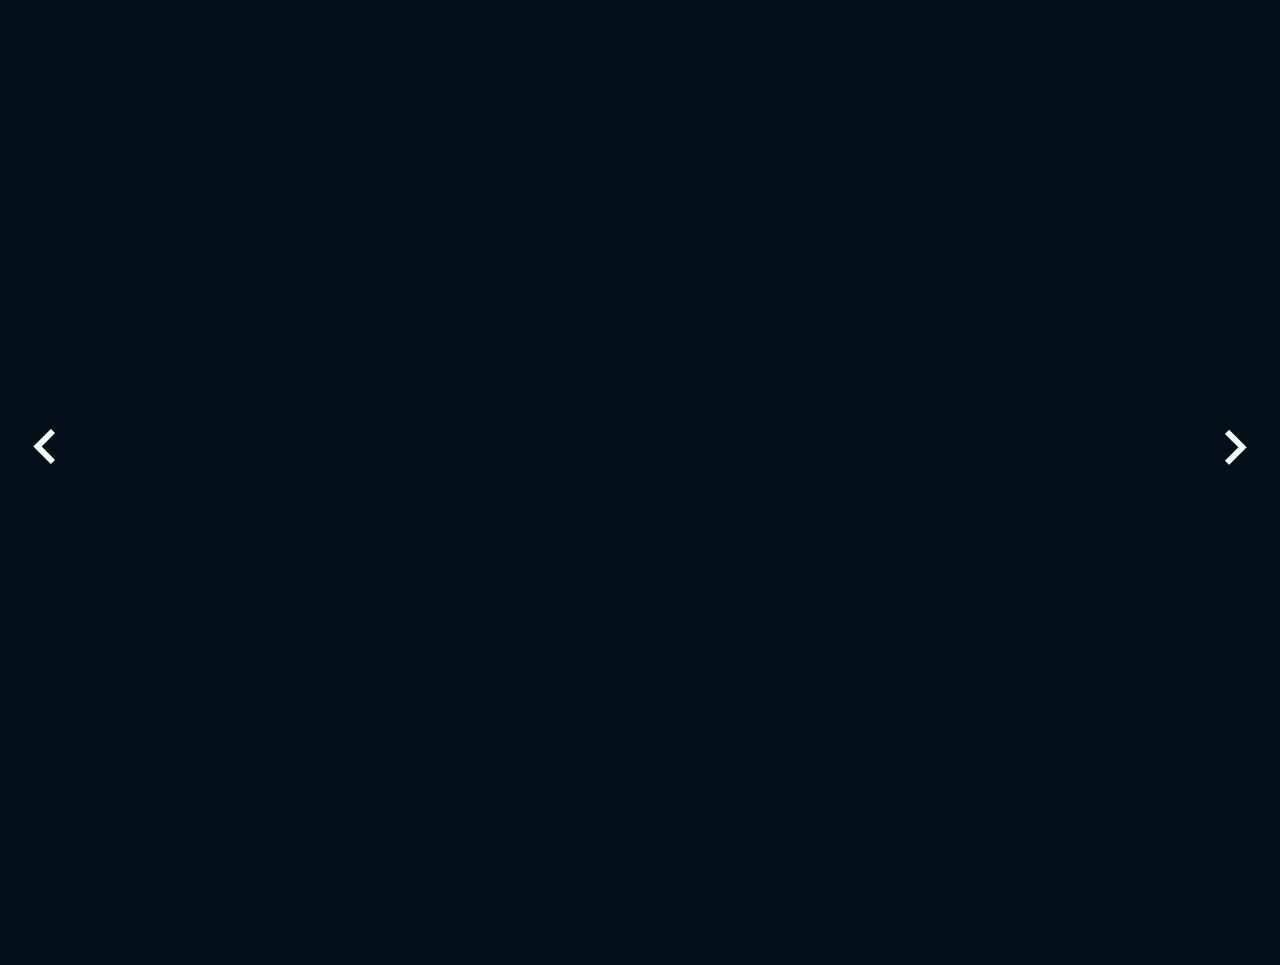
<file: index.html>
<!DOCTYPE html>
<html lang="en">
<head>
  <meta charset="UTF-8">
  <meta http-equiv="X-UA-Compatible" content="IE=edge">
  <meta name="viewport" content="width=device-width, initial-scale=1.0">
  <title>Document</title>
  <link rel="stylesheet" href="style.css">
  <script src="//ajax.googleapis.com/ajax/libs/jquery/1.10.1/jquery.min.js"></script>
  <script src="script.js"></script>

</head>
<body>
  <div class="container">
    <div class="carousel">
      <div class="slider">
        <section>
          <div><img class="image" src="Image1.png" alt=""></div>
          <div class="text1">
            <h1>Trouvez votre chemin</h1>
            <p>Après avoir téléchargé l'application, <br>accèdez à tout moment à vos trajectoires <br>habituelles, proposez vos services en tant <br>qu'accompagnateur et ajoutez tous les <br>proches à prévenir en cas de besoin</p>
          </div>
        </section>
        <section>
          <div><img class="image" src="Image2.png" alt=""></div>
          <div clas="text2">
            <h1>Personnalisez votre <br> profil</h1>
            <p>Après avoir téléchargé l'application, <br>accèdez à tout moment à vos trajectoires habituelles, <br>proposez vos services en tant qu'accompagnateur <br>et ajoutez tous les proches à prévenir en cas de besoin</p>
          </div>
        </section>
        <section>
          <div><img class="image" src="Image3.png" alt=""></div>
          <div class="text3">
            <h1>Rentrez chez vous <br> en toute sécurité</h1>
            <p>Après avoir téléchargé l'application, <br>accèdez à tout moment à vos trajectoires habituelles, <br>proposez vos services en tant qu'accompagnateur <br>et ajoutez tous les proches à prévenir en cas de besoin</p>
          </div>
        </section>
        <section>
          <div><img class="image" src="Image4.png" alt=""></div>
          <div class="text4">
            <h1>Trouvez votre chemin</h1>
            <p>Après avoir téléchargé l'application, <br>accèdez à tout moment à vos trajectoires habituelles, <br>proposez vos services en tant qu'accompagnateur <br>et ajoutez tous les proches à prévenir en cas de besoin</p>
          </div>
        </section>
      </div>
      <div class="control">
        <span class="arrow left">
          <i class="material-icons">
          keyboard_arrow_left
          </i>
        </span>
        <span class="arrow right">
          <i class="material-icons">
          keyboard_arrow_right
          </i>
        </span>
        <ul>
          <li class="selected"></li>
          <li></li>
          <li></li>
          <li></li>
        </ul>
      </div>
    </div>
  </div>
</body>
</html>
</file>
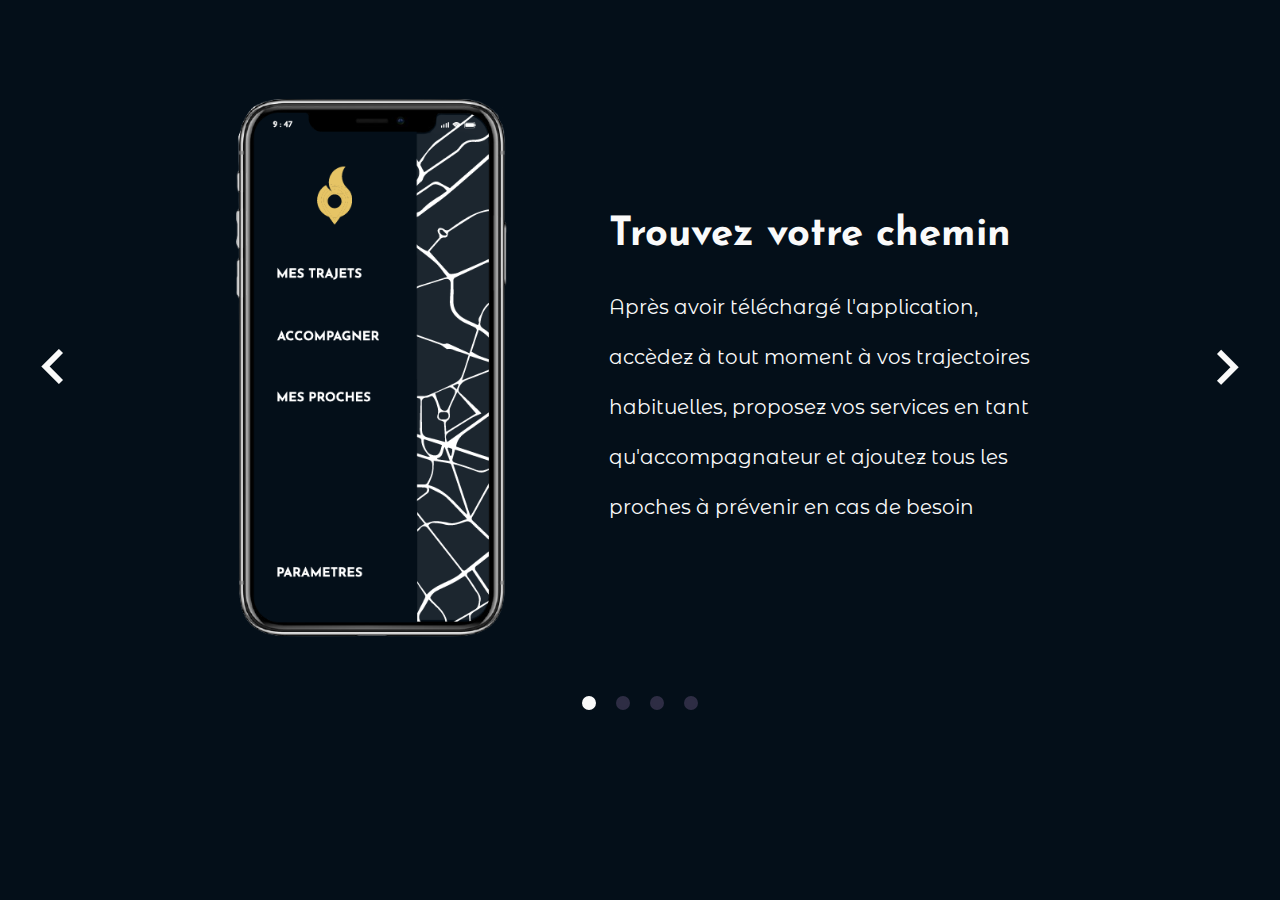
<file: Carroussel/index.html>
<!DOCTYPE html>
<html lang="en">
<head>
  <meta charset="UTF-8">
  <meta http-equiv="X-UA-Compatible" content="IE=edge">
  <meta name="viewport" content="width=device-width, initial-scale=1.0">
  <title>Document</title>
  <link rel="stylesheet" href="style.css">
  
  <script src="//ajax.googleapis.com/ajax/libs/jquery/1.10.1/jquery.min.js"></script>
  <script src="script.js"></script>

</head>
<body>
  <div class="container">
    <div class="carousel">
      <div class="slider">
        <section>
          <div><img class="image" src="Image1.png" alt=""></div>
          <div class="texte1">
            <h1>Trouvez votre chemin</h1>
            <p>Après avoir téléchargé l'application, <br>accèdez à tout moment à vos trajectoires <br>habituelles, proposez vos services en tant <br>qu'accompagnateur et ajoutez tous les <br>proches à prévenir en cas de besoin</p>
          </div>
        </section>
        <section>
          <div><img class="image" src="Image2.png" alt=""></div>
          <div>
            <h1>Trouvez votre chemin</h1>
            <p>Après avoir téléchargé l'application, <br>accèdez à tout moment à vos trajectoires habituelles, <br>proposez vos services en tant qu'accompagnateur <br>et ajoutez tous les proches à prévenir en cas de besoin</p>
          </div>
        </section>
        <section>
          <div><img class="image" src="Image3.png" alt=""></div>
          <div>
            <h1>Trouvez votre chemin</h1>
            <p>Après avoir téléchargé l'application, <br>accèdez à tout moment à vos trajectoires habituelles, <br>proposez vos services en tant qu'accompagnateur <br>et ajoutez tous les proches à prévenir en cas de besoin</p>
          </div>
        </section>
        <section>
          <div><img class="image" src="Image4.png" alt=""></div>
          <div>
            <h1>Trouvez votre chemin</h1>
            <p>Après avoir téléchargé l'application, <br>accèdez à tout moment à vos trajectoires habituelles, <br>proposez vos services en tant qu'accompagnateur <br>et ajoutez tous les proches à prévenir en cas de besoin</p>
          </div>
        </section>
      </div>
      <div class="control">
        <span class="arrow left">
          <i class="material-icons">
          keyboard_arrow_left
          </i>
        </span>
        <span class="arrow right">
          <i class="material-icons">
          keyboard_arrow_right
          </i>
        </span>
        <ul>
          <li class="selected"></li>
          <li></li>
          <li></li>
          <li></li>
        </ul>
      </div>
    </div>
  </div>
</body>
</html>
</file>
<file: style.css>
@import url('https://fonts.googleapis.com/icon?family=Material+Icons');
@import url('https://fonts.googleapis.com/css?family=Montserrat&display=swap');
@import url('https://fonts.googleapis.com/css?family=Josefin+Sans&display=swap');



body {
    background: #040F19;
  }

  h1 {
    color: #FAFAFA;
    font-family: 'Josefin Sans';
    font-weight: bold;
  }

  p {
    color: #FAFAFA;
    font-family: 'Montserrat';
  
  }

  #container {
    height: 900px;
    overflow: hidden;
    position: relative;
    width: 100%;
    margin:20px auto;
  }
  .carousel {
    display: flex;
    height: 100%;
    width: 400%;
  }
  .slider  {
    flex-basis: 100%;
    justify-content: center;
    align-items: center;
    display: flex;
    font-size: 20px;
  }
  .left, .right {
    position: absolute;
    top: 50%;
    transform: translateY(-50%);
    cursor: pointer;
  }
  .arrow i {
    font-size: 70px;
    font-weight:100;
    user-select: none;
    color: #FAFAFA;
  }
  .left {
    left: 10px;
  }
  .right {
    right: 10px;
  }
  .control ul {
    list-style: none;
    display: flex;
    position: absolute;
    bottom: 0;
    left: 50%;
    margin: 0;
    padding: 0;
    transform: translate(-50%);
  }
  .carousel-control-prev {
    width: 10px;
    height: 10px;
    background: #FAFAFA;
    border: 1px solid #FAFAFA;
    border-radius: 50px;
    margin: 10px;
    cursor: pointer;
  }

  .carousel-image {
    width : 300px;
    margin-right: 40px;
  }
</file>
<file: Carroussel/style.css>
@import url('https://fonts.googleapis.com/icon?family=Material+Icons');

@font-face {
  src: url(fonts/Josefin_Sans/JosefinSans-VariableFont_wght.ttf);
  font-family: Jo;
}
@font-face {
  font-family: Mo;
  src: url(fonts/Montserrat_Alternates/MontserratAlternates-Regular.ttf);
}
  body {
    background: #040F19;
  }

  h1 {
    color: #FAFAFA;
    font-family: Jo;
    font-weight: bold;
  }

  p {
    color: #FAFAFA;
    font-family: Mo;
    line-height: 50px;

  }
  .container {
    width: 100%;
    margin:20px auto;
  }
  .carousel {
    height: 700px;
    overflow: hidden;
    position: relative;
  }
  .slider {
    display: flex;
    height: 100%;
    width: 400%;
  }
  .slider section {
    flex-basis: 100%;
    justify-content: center;
    align-items: center;
    display: flex;
    font-size: 20px;
  }
  .left, .right {
    position: absolute;
    top: 50%;
    transform: translateY(-50%);
    cursor: pointer;
  }
  .arrow i {
    font-size: 70px;
    user-select: none;
    color: #FAFAFA;
  }
  .left {
    left: 10px;
  }
  .right {
    right: 10px;
  }
  .control ul {
    list-style: none;
    display: flex;
    position: absolute;
    bottom: 0;
    left: 50%;
    margin: 0;
    padding: 0;
    transform: translate(-50%);
  }
  .control ul li {
    width: 10px;
    height: 10px;
    background: #2e2d44;
    border: 2px solid #2e2d44;
    border-radius: 50px;
    margin: 10px;
    cursor: pointer;
  }
  .control ul li.selected {
    background: #FAFAFA;
    border: 2px solid #FAFAFA;
  }

  .image {
    width : 300px;
    margin-left: 80px;
    box-sizing: border-box;
    width: 65%;
  }

  .texte1 {
  margin-left: 20px;
  margin-right: 80px;
  position: relative;
  box-sizing: border-box;
  width: 35%;
}

@media only screen and (max-width: 600px) {
  .texte1 {
    width: 100%;
  }
  .image {
    width: 100%;
  }
}










.carousel-inner {
  display: flex;
  height: 100%;
  width: 400%;
}

.carousel-inner .carousel-item {
  flex-basis: 100%;
  justify-content: center;
  align-items: center;
  display: flex;
  font-size: 20px;
}

.carousel-indicators {
  list-style: none;
  display: flex;
  position: absolute;
  bottom: 0;
  left: 50%;
  margin: 0;
  padding: 0;
  transform: translate(-50%);
}

.carousel-indicators .active {
  background: #FAFAFA;
  border: 2px solid #FAFAFA;
}

.carousel-indicators li {
  width: 10px;
  height: 10px;
  background: #2e2d44;
  border: 2px solid #2e2d44;
  border-radius: 50px;
  margin: 10px;
  cursor: pointer;
}

.carousel-image {
  width : 300px;
  margin-left: 80px;
  box-sizing: border-box;
  width: 65%;
}

.carousel-caption {
  margin-left: 20px;
  margin-right: 80px;
  position: relative;
  box-sizing: border-box;
  width: 35%;
}

.carousel-control-prev-icon {
  left: 10px;
  font-size: 70px;
  user-select: none;
  color: #FAFAFA;
  position: absolute;
  top: 50%;
  transform: translateY(-50%);
  cursor: pointer;
}

.carousel-control-next-icon {
  right: 10px;
  font-size: 70px;
  user-select: none;
  color: #FAFAFA;
  position: absolute;
  top: 50%;
  transform: translateY(-50%);
  cursor: pointer;

}
</file>
